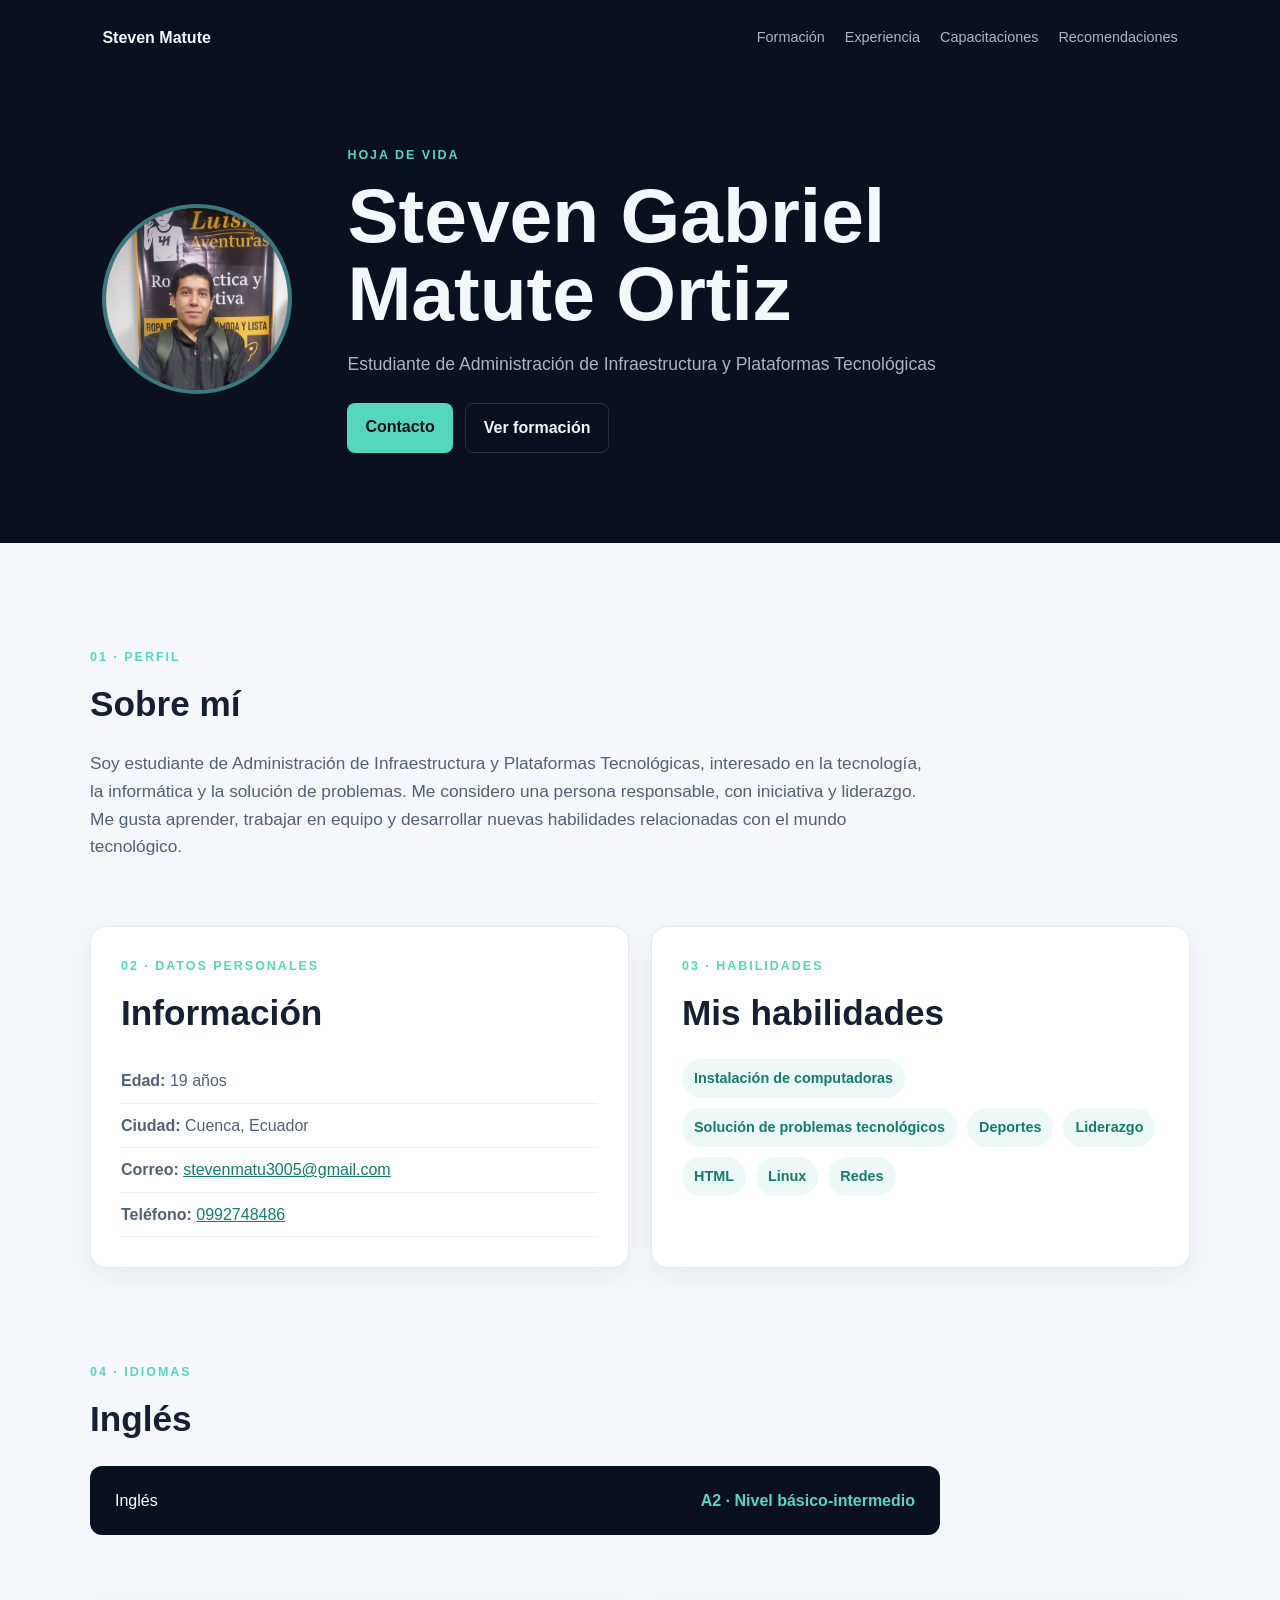
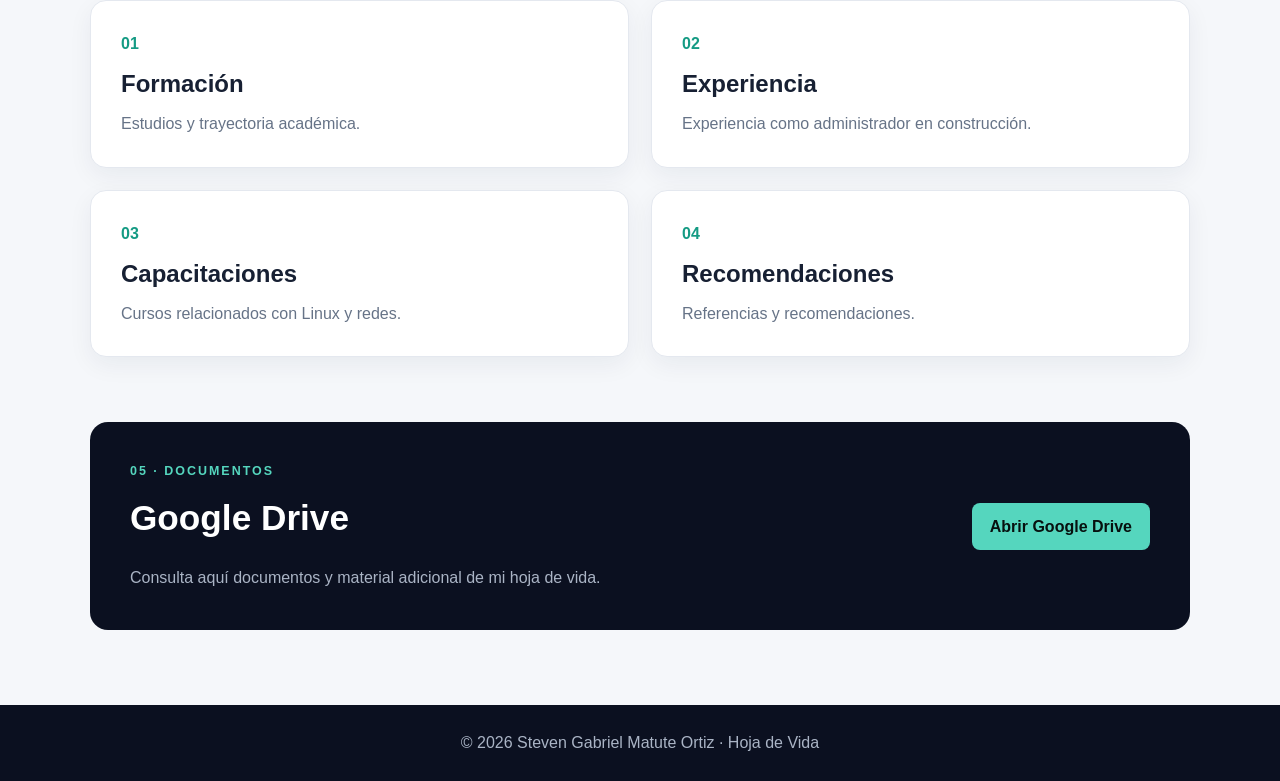
<file: index.html>
<!DOCTYPE html>
<html lang="es">
<head>
  <meta charset="UTF-8">
  <meta name="viewport" content="width=device-width, initial-scale=1.0">
  <title>Hoja de Vida | Steven Gabriel Matute Ortiz</title>
  <link rel="stylesheet" href="style.css">
</head>
<body>
  <header class="hero">
    <nav>
      <a href="index.html" class="logo">Steven Matute</a>
      <div class="nav-links">
        <a href="formacion/index.html">Formación</a>
        <a href="experiencia/index.html">Experiencia</a>
        <a href="capacitaciones/index.html">Capacitaciones</a>
        <a href="recomendaciones/index.html">Recomendaciones</a>
      </div>
    </nav>

    <div class="hero-content">
      <div class="photo">
        <img src="img/foto.jpg" alt="Foto de Steven Gabriel Matute Ortiz">
      </div>
      <div>
        <p class="eyebrow">HOJA DE VIDA</p>
        <h1>Steven Gabriel<br>Matute Ortiz</h1>
        <p class="subtitle">Estudiante de Administración de Infraestructura y Plataformas Tecnológicas</p>
        <div class="buttons">
          <a class="btn" href="#contacto">Contacto</a>
          <a class="btn btn-outline" href="formacion/index.html">Ver formación</a>
        </div>
      </div>
    </div>
  </header>

  <main>
    <section class="section" id="perfil">
      <p class="section-label">01 · PERFIL</p>
      <h2>Sobre mí</h2>
      <p class="lead">
        Soy estudiante de Administración de Infraestructura y Plataformas Tecnológicas,
        interesado en la tecnología, la informática y la solución de problemas.
        Me considero una persona responsable, con iniciativa y liderazgo.
        Me gusta aprender, trabajar en equipo y desarrollar nuevas habilidades
        relacionadas con el mundo tecnológico.
      </p>
    </section>

    <section class="grid-section">
      <div class="card">
        <p class="section-label">02 · DATOS PERSONALES</p>
        <h2>Información</h2>
        <ul class="info-list">
          <li><strong>Edad:</strong> 19 años</li>
          <li><strong>Ciudad:</strong> Cuenca, Ecuador</li>
          <li><strong>Correo:</strong> <a href="mailto:stevenmatu3005@gmail.com">stevenmatu3005@gmail.com</a></li>
          <li><strong>Teléfono:</strong> <a href="tel:+593992748486">0992748486</a></li>
        </ul>
      </div>

      <div class="card">
        <p class="section-label">03 · HABILIDADES</p>
        <h2>Mis habilidades</h2>
        <div class="tags">
          <span>Instalación de computadoras</span>
          <span>Solución de problemas tecnológicos</span>
          <span>Deportes</span>
          <span>Liderazgo</span>
          <span>HTML</span>
          <span>Linux</span>
          <span>Redes</span>
        </div>
      </div>
    </section>

    <section class="section">
      <p class="section-label">04 · IDIOMAS</p>
      <h2>Inglés</h2>
      <div class="language">
        <span>Inglés</span>
        <strong>A2 · Nivel básico-intermedio</strong>
      </div>
    </section>

    <section class="cards">
      <a class="big-card" href="formacion/index.html">
        <span>01</span>
        <h3>Formación</h3>
        <p>Estudios y trayectoria académica.</p>
      </a>
      <a class="big-card" href="experiencia/index.html">
        <span>02</span>
        <h3>Experiencia</h3>
        <p>Experiencia como administrador en construcción.</p>
      </a>
      <a class="big-card" href="capacitaciones/index.html">
        <span>03</span>
        <h3>Capacitaciones</h3>
        <p>Cursos relacionados con Linux y redes.</p>
      </a>
      <a class="big-card" href="recomendaciones/index.html">
        <span>04</span>
        <h3>Recomendaciones</h3>
        <p>Referencias y recomendaciones.</p>
      </a>
    </section>

    <section class="drive" id="contacto">
      <div>
        <p class="section-label">05 · DOCUMENTOS</p>
        <h2>Google Drive</h2>
        <p>Consulta aquí documentos y material adicional de mi hoja de vida.</p>
      </div>
      <!-- REEMPLAZA el # por tu enlace real de Google Drive -->
      <a class="btn" href="https://drive.google.com/drive/folders/1pkFcAXYyfCTlOijwa4dkMsYnEvgTaewG?usp=drive_link" target="_blank" rel="noopener">Abrir Google Drive</a>
    </section>
    
  </main>

  <footer>
    <p>© 2026 Steven Gabriel Matute Ortiz · Hoja de Vida</p>
  </footer>
</body>
</html>
</file>
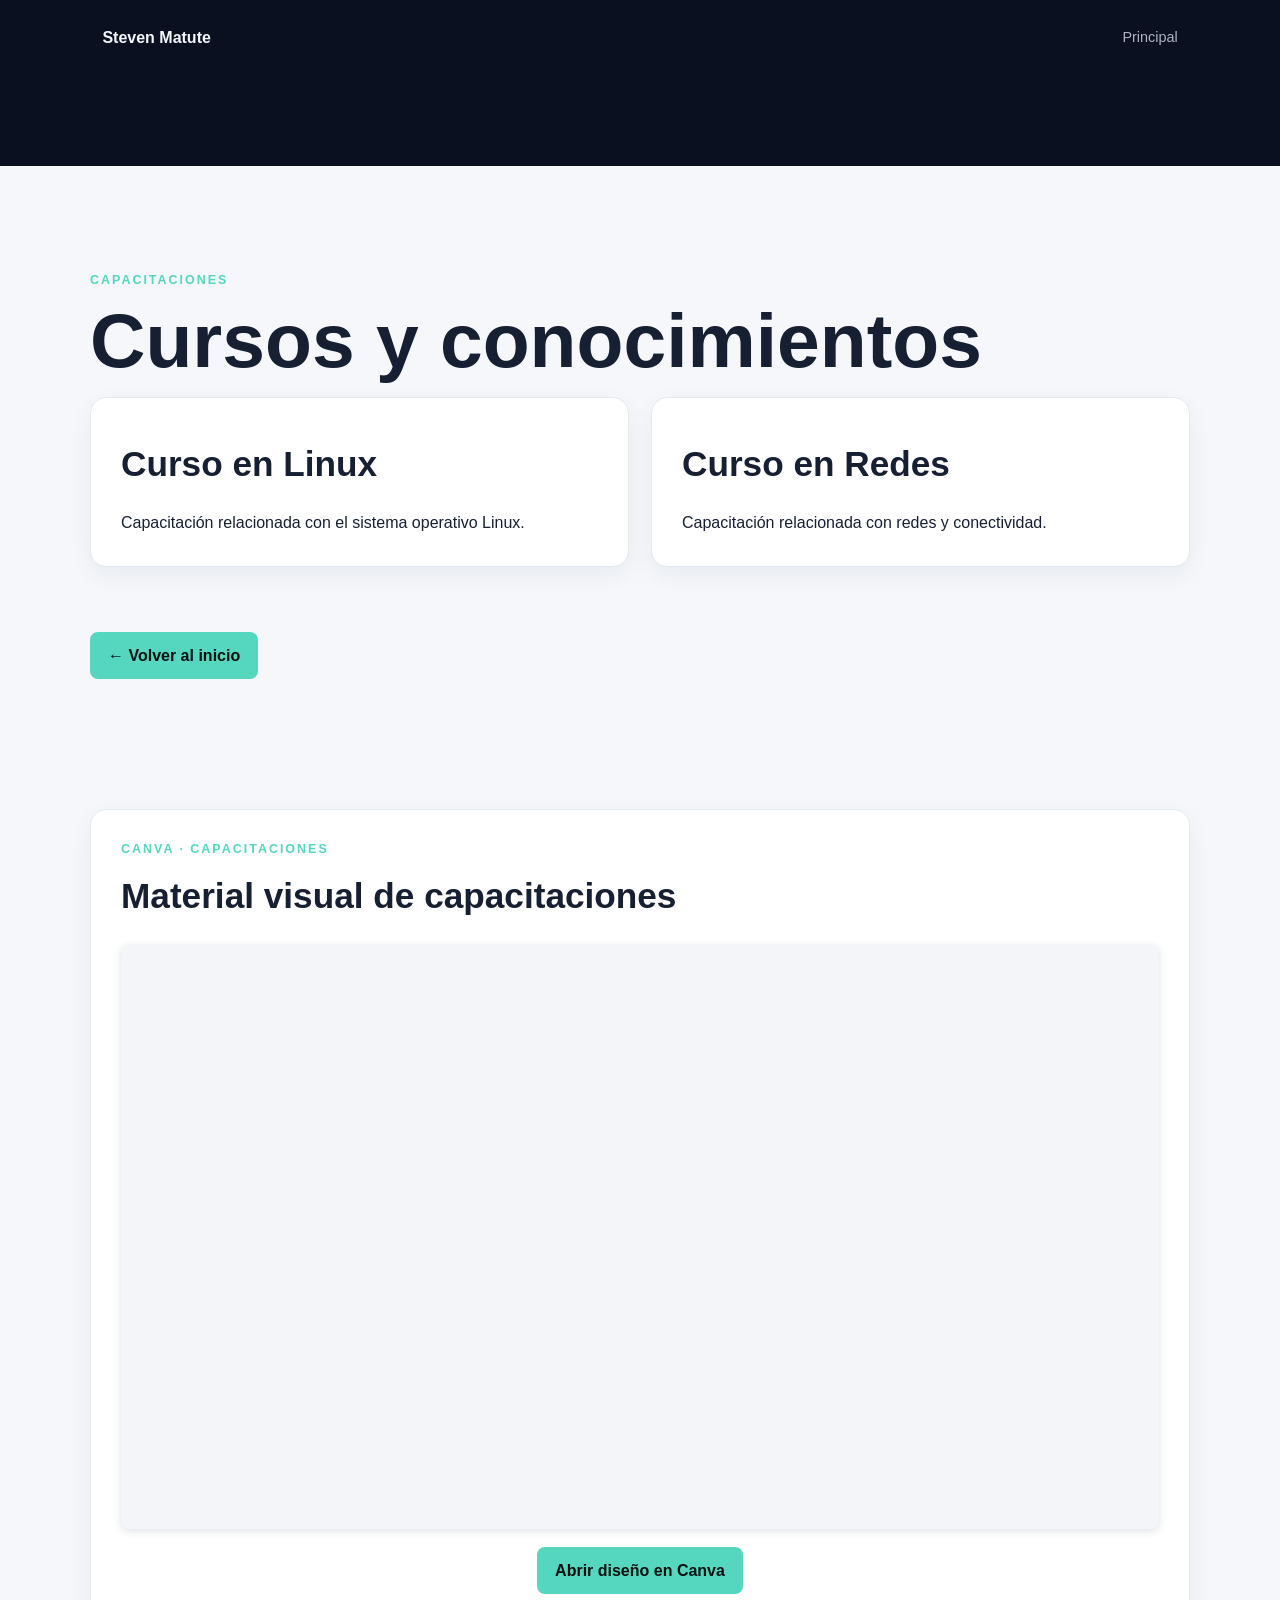
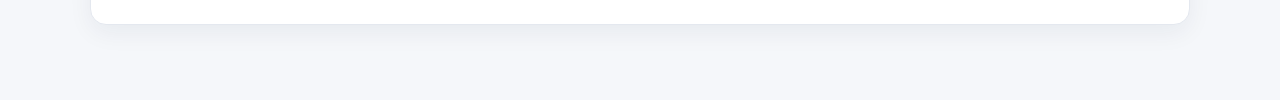
<file: capacitaciones/index.html>
<!DOCTYPE html>
<html lang="es">
<head>
  <meta charset="UTF-8">
  <meta name="viewport" content="width=device-width, initial-scale=1.0">
  <title>Capacitaciones | Steven Matute</title>
  <link rel="stylesheet" href="../style.css">
</head>

<body>

  <header class="hero">
    <nav>
      <a href="../index.html" class="logo">Steven Matute</a>

      <div class="nav-links">
        <a href="../index.html">Principal</a>
      </div>
    </nav>
  </header>

  <main>

    <!-- CAPACITACIONES -->
    <section class="section">
      <p class="section-label">CAPACITACIONES</p>
      <h1>Cursos y conocimientos</h1>

      <div class="cards">

        <div class="card">
          <h2>Curso en Linux</h2>
          <p>Capacitación relacionada con el sistema operativo Linux.</p>
        </div>

        <div class="card">
          <h2>Curso en Redes</h2>
          <p>Capacitación relacionada con redes y conectividad.</p>
        </div>

      </div>

      <a class="btn" href="../index.html">← Volver al inicio</a>
    </section>


    <!-- CANVA -->
    <section class="canva-section">

      <p class="section-label">CANVA · CAPACITACIONES</p>

      <h2>Material visual de capacitaciones</h2>

      <div class="canva-embed">
        <iframe
          loading="lazy"
          src="https://www.canva.com/design/DAHWIrRRQtY/K_RYHbCSHCaCBjHRSDvRPg/view?embed"
          allowfullscreen="allowfullscreen"
          allow="fullscreen"
          title="Diseño de capacitaciones de Steven Gabriel Matute Ortiz">
        </iframe>
      </div>

      <div style="text-align: center; margin-top: 15px;">
        <a
          class="btn"
          href="https://www.canva.com/design/DAHWIrRRQtY/K_RYHbCSHCaCBjHRSDvRPg/view?utm_content=DAHWIrRRQtY&utm_campaign=designshare&utm_medium=embeds&utm_source=link"
          target="_blank"
          rel="noopener">
          Abrir diseño en Canva
        </a>
      </div>

    </section>

  </main>

</body>
</html>
</file>
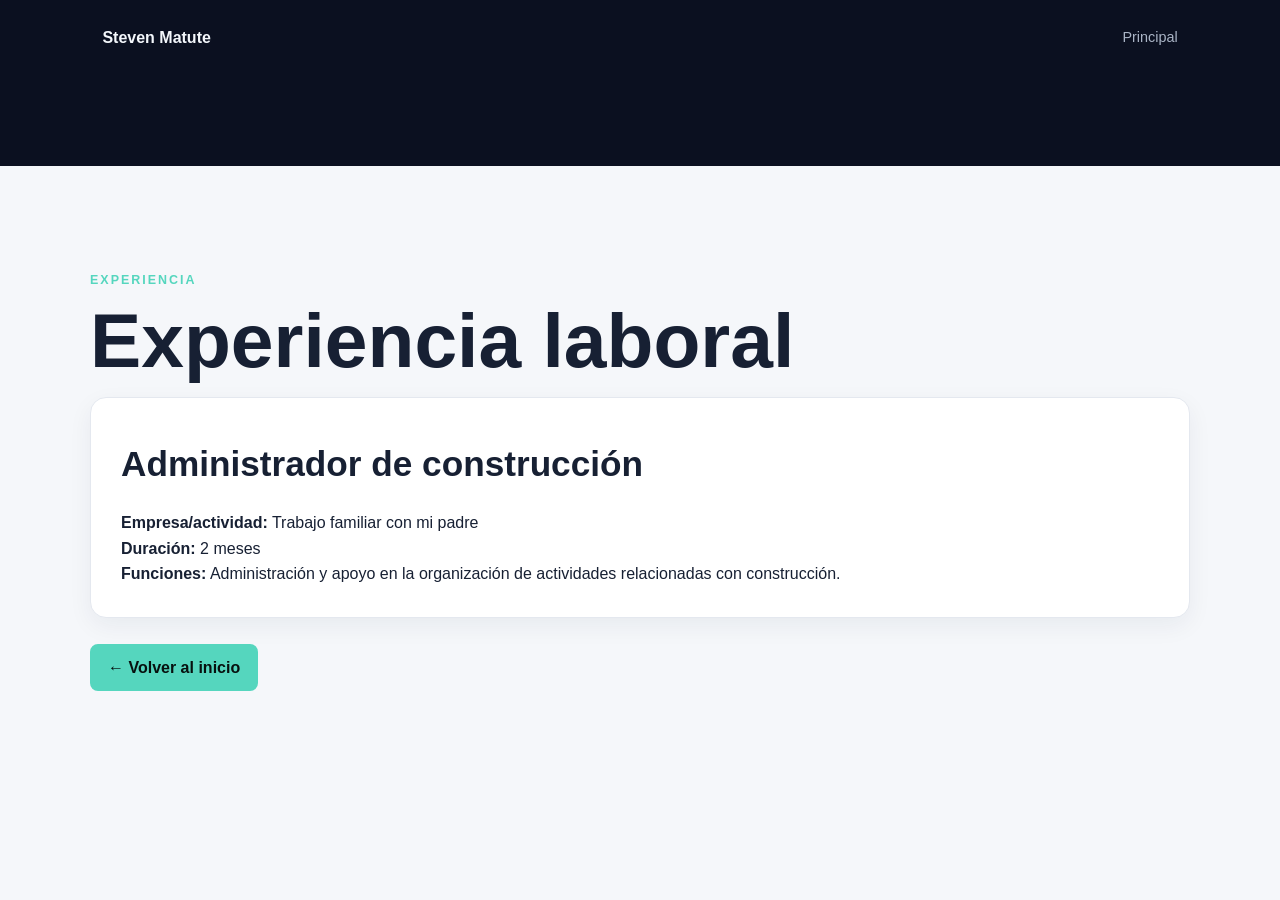
<file: experiencia/index.html>
<!DOCTYPE html>
<html lang="es"><head><meta charset="UTF-8"><meta name="viewport" content="width=device-width, initial-scale=1.0">
<title>Experiencia | Steven Matute</title><link rel="stylesheet" href="../style.css"></head>
<body><header class="hero"><nav><a href="../index.html" class="logo">Steven Matute</a><div class="nav-links"><a href="../index.html">Principal</a></div></nav></header>
<main><section class="section"><p class="section-label">EXPERIENCIA</p><h1>Experiencia laboral</h1>
<div class="card"><h2>Administrador de construcción</h2><p><strong>Empresa/actividad:</strong> Trabajo familiar con mi padre</p><p><strong>Duración:</strong> 2 meses</p><p><strong>Funciones:</strong> Administración y apoyo en la organización de actividades relacionadas con construcción.</p></div>
<br><a class="btn" href="../index.html">← Volver al inicio</a></section></main></body></html>
</file>
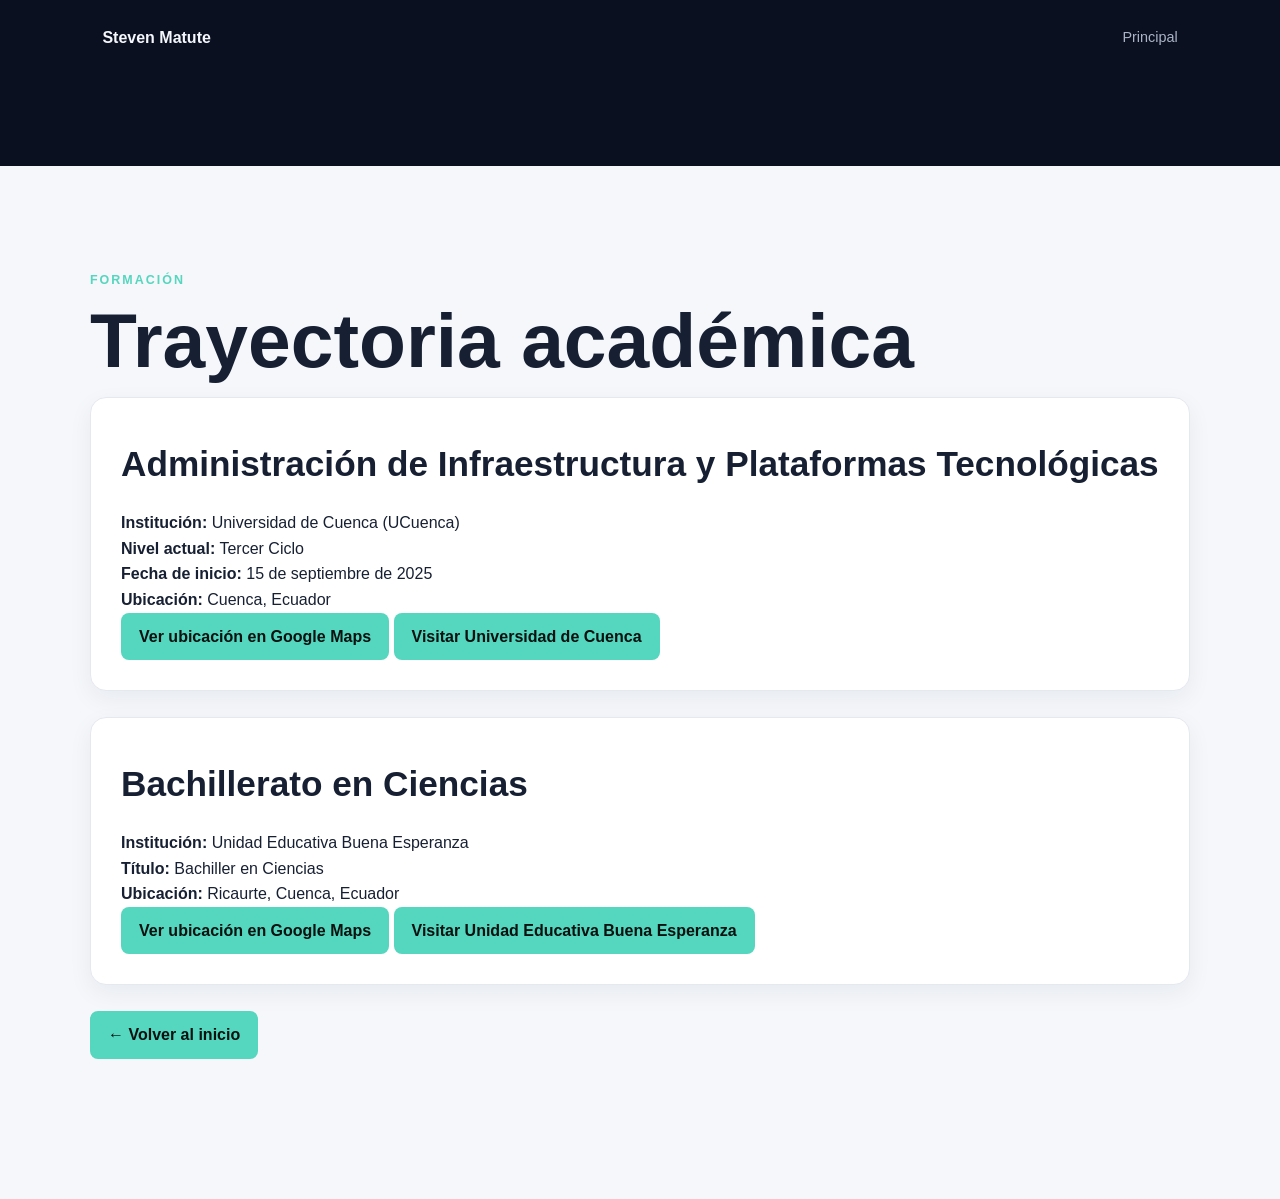
<file: formacion/index.html>
<!DOCTYPE html>
<html lang="es">
<head>
  <meta charset="UTF-8">
  <meta name="viewport" content="width=device-width, initial-scale=1.0">
  <title>Formación | Steven Matute</title>
  <link rel="stylesheet" href="../style.css">
</head>
<body>
  <header class="hero">
    <nav>
      <a href="../index.html" class="logo">Steven Matute</a>
      <div class="nav-links">
        <a href="../index.html">Principal</a>
      </div>
    </nav>
  </header>

  <main>
    <section class="section">
      <p class="section-label">FORMACIÓN</p>
      <h1>Trayectoria académica</h1>

      <div class="card">
        <h2>Administración de Infraestructura y Plataformas Tecnológicas</h2>
        <p><strong>Institución:</strong> Universidad de Cuenca (UCuenca)</p>
        <p><strong>Nivel actual:</strong> Tercer Ciclo</p>
        <p><strong>Fecha de inicio:</strong> 15 de septiembre de 2025</p>
        <p><strong>Ubicación:</strong> Cuenca, Ecuador</p>
        <a class="btn" href="https://www.google.com/maps/search/?api=1&query=UCuencaTec+Unidad+Acad%C3%A9mica+Salvador+Allende+Cuenca+Ecuador" target="_blank" rel="noopener">Ver ubicación en Google Maps</a>
        <a class="btn" href="https://www.ucuenca.edu.ec/" target="_blank" rel="noopener">
  Visitar Universidad de Cuenca
</a>
      </div>

      <br>

      <div class="card">
        <h2>Bachillerato en Ciencias</h2>
        <p><strong>Institución:</strong> Unidad Educativa Buena Esperanza</p>
        <p><strong>Título:</strong> Bachiller en Ciencias</p>
        <p><strong>Ubicación:</strong> Ricaurte, Cuenca, Ecuador</p>
        <a class="btn" href="https://www.google.com/maps/search/?api=1&query=Unidad+Educativa+Buena+Esperanza+Ricaurte+Cuenca+Ecuador" target="_blank" rel="noopener">Ver ubicación en Google Maps</a>
      <a class="btn" href="https://www.uebuenaesperanza.edu.ec/" target="_blank" rel="noopener">
  Visitar Unidad Educativa Buena Esperanza
</a>
      </div>

      <br>
      <a class="btn" href="../index.html">← Volver al inicio</a>
    </section>
  </main>
</body>
</html>
</file>
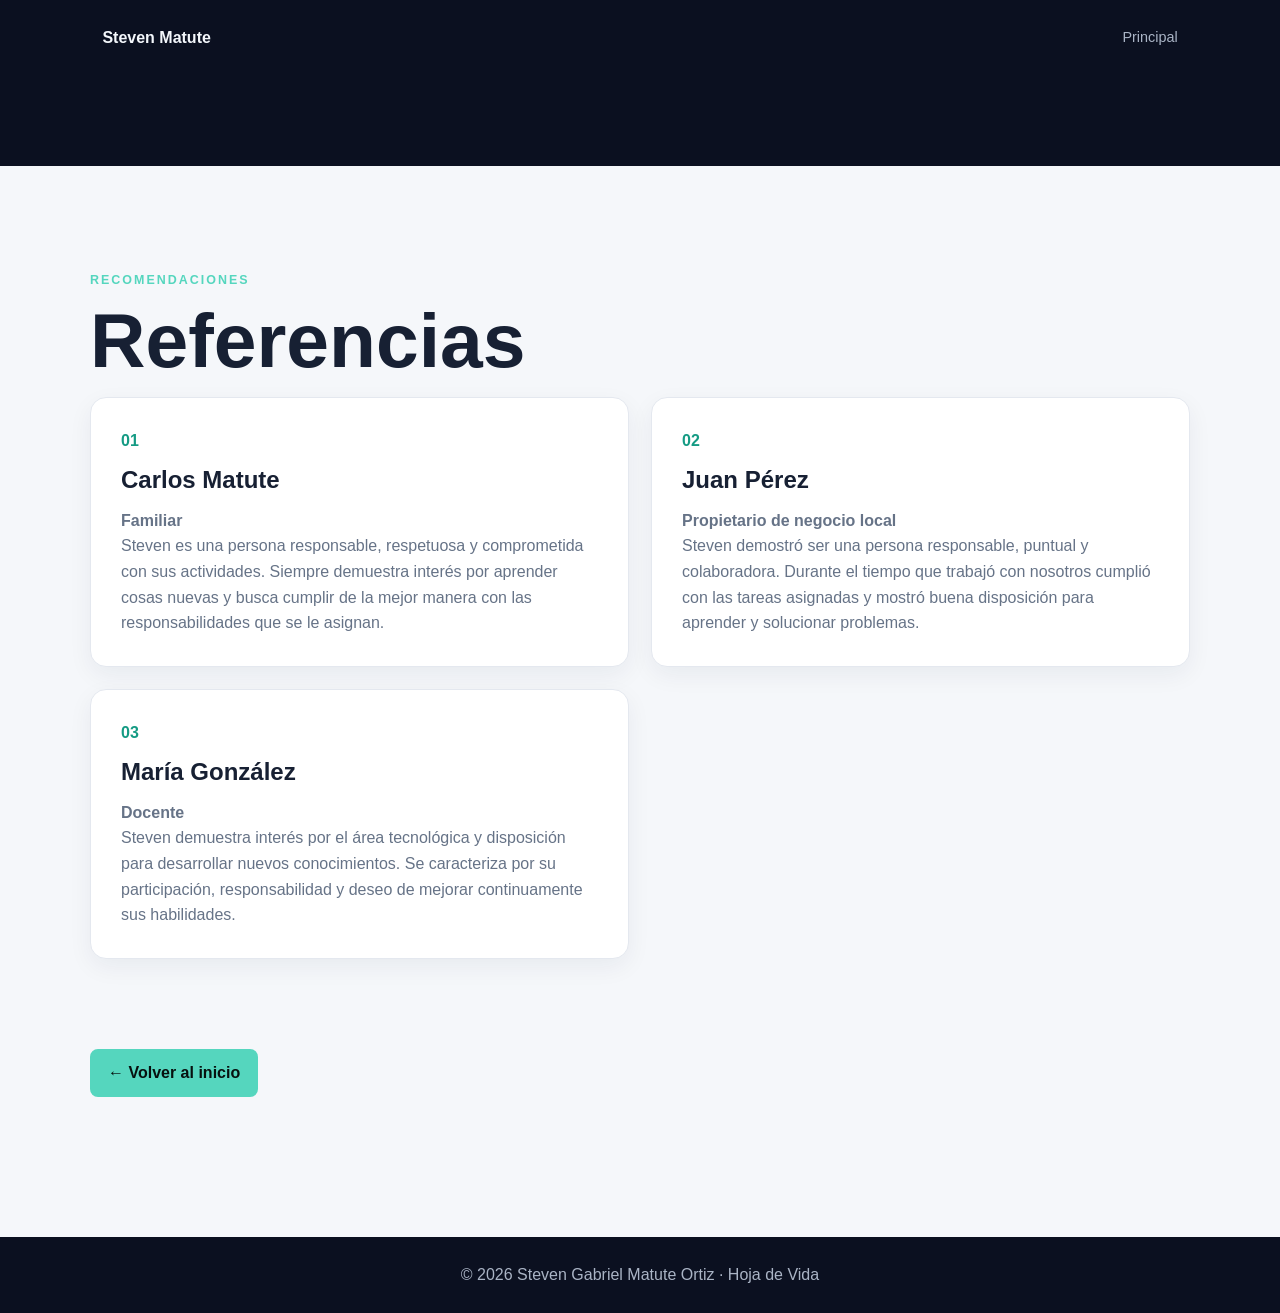
<file: recomendaciones/index.html>
<!DOCTYPE html>
<html lang="es">
<head>
  <meta charset="UTF-8">
  <meta name="viewport" content="width=device-width, initial-scale=1.0">
  <title>Recomendaciones | Steven Matute</title>
  <link rel="stylesheet" href="../style.css">
</head>

<body>

<header class="hero">
  <nav>
    <a href="../index.html" class="logo">Steven Matute</a>

    <div class="nav-links">
      <a href="../index.html">Principal</a>
    </div>
  </nav>
</header>

<main>

  <section class="section">
    <p class="section-label">RECOMENDACIONES</p>
    <h1>Referencias</h1>

    <div class="cards">

      <div class="big-card">
        <span>01</span>
        <h3>Carlos Matute</h3>
        <p><strong>Familiar</strong></p>
        <p>
          Steven es una persona responsable, respetuosa y comprometida
          con sus actividades. Siempre demuestra interés por aprender
          cosas nuevas y busca cumplir de la mejor manera con las
          responsabilidades que se le asignan.
        </p>
      </div>

      <div class="big-card">
        <span>02</span>
        <h3>Juan Pérez</h3>
        <p><strong>Propietario de negocio local</strong></p>
        <p>
          Steven demostró ser una persona responsable, puntual y
          colaboradora. Durante el tiempo que trabajó con nosotros
          cumplió con las tareas asignadas y mostró buena disposición
          para aprender y solucionar problemas.
        </p>
      </div>

      <div class="big-card">
        <span>03</span>
        <h3>María González</h3>
        <p><strong>Docente</strong></p>
        <p>
          Steven demuestra interés por el área tecnológica y disposición
          para desarrollar nuevos conocimientos. Se caracteriza por su
          participación, responsabilidad y deseo de mejorar continuamente
          sus habilidades.
        </p>
      </div>

    </div>

    <br>

    <a class="btn" href="../index.html">← Volver al inicio</a>

  </section>

</main>

<footer>
  <p>© 2026 Steven Gabriel Matute Ortiz · Hoja de Vida</p>
</footer>

</body>
</html>
</file>
<file: style.css>
* { box-sizing: border-box; margin: 0; padding: 0; }
:root {
  --bg: #0b1020;
  --card: #121a2d;
  --text: #f4f7fb;
  --muted: #aab4c5;
  --accent: #55d6be;
  --line: rgba(255,255,255,.12);
}
body {
  font-family: Arial, Helvetica, sans-serif;
  background: #f5f7fa;
  color: #172033;
  line-height: 1.6;
}
.hero {
  background: var(--bg);
  color: var(--text);
  padding: 0 8% 90px;
}
nav {
  max-width: 1150px;
  margin: auto;
  padding: 25px 0;
  display: flex;
  justify-content: space-between;
  align-items: center;
  gap: 20px;
}
.logo { color: var(--text); text-decoration: none; font-weight: 800; }
.nav-links { display: flex; gap: 20px; flex-wrap: wrap; }
.nav-links a { color: var(--muted); text-decoration: none; font-size: .9rem; }
.nav-links a:hover { color: var(--accent); }
.hero-content {
  max-width: 1150px; margin: 70px auto 0;
  display: flex; align-items: center; gap: 55px;
}
.photo {
  width: 190px; height: 190px; flex: 0 0 190px;
  border-radius: 50%; overflow: hidden;
  background: #24304a; border: 4px solid rgba(85,214,190,.45);
  display: grid; place-items: center;
}
.photo img { width: 100%; height: 100%; object-fit: cover; }
.photo-placeholder { color: var(--accent); font-size: 3.5rem; font-weight: 800; }
.eyebrow, .section-label { color: var(--accent); letter-spacing: 2px; font-size: .78rem; font-weight: 800; }
h1 { font-size: clamp(2.5rem, 6vw, 5rem); line-height: 1.02; margin: 10px 0 18px; }
.subtitle { color: var(--muted); max-width: 700px; font-size: 1.1rem; }
.buttons { display: flex; gap: 12px; margin-top: 25px; flex-wrap: wrap; }
.btn {
  display: inline-block; background: var(--accent); color: #07110f;
  padding: 11px 18px; border-radius: 8px; text-decoration: none; font-weight: 800;
}
.btn-outline { background: transparent; color: var(--text); border: 1px solid var(--line); }
main { max-width: 1150px; margin: auto; padding: 75px 25px; }
.section { padding: 30px 0 65px; }
h2 { font-size: 2.2rem; margin: 8px 0 18px; }
.lead { max-width: 850px; color: #536174; font-size: 1.08rem; }
.grid-section, .cards { display: grid; grid-template-columns: repeat(2, 1fr); gap: 22px; margin-bottom: 65px; }
.card, .big-card {
  background: white; border: 1px solid #e4e8ef; border-radius: 16px; padding: 30px;
  box-shadow: 0 8px 25px rgba(20,35,60,.06);
}
.info-list { list-style: none; color: #536174; }
.info-list li { padding: 9px 0; border-bottom: 1px solid #edf0f4; }
.info-list a { color: #167c6b; }
.tags { display: flex; flex-wrap: wrap; gap: 10px; }
.tags span {
  background: #edf9f6; color: #167c6b; padding: 8px 12px; border-radius: 30px;
  font-size: .9rem; font-weight: 700;
}
.language {
  background: var(--bg); color: white; padding: 22px 25px; border-radius: 12px;
  display: flex; justify-content: space-between; gap: 20px; max-width: 850px;
}
.language strong { color: var(--accent); }
.big-card { text-decoration: none; color: #172033; transition: .2s; }
.big-card:hover { transform: translateY(-4px); border-color: var(--accent); }
.big-card span { color: #159b84; font-weight: 800; }
.big-card h3 { font-size: 1.5rem; margin: 8px 0; }
.big-card p { color: #667387; }
.drive {
  background: var(--bg); color: white; border-radius: 18px; padding: 40px;
  display: flex; justify-content: space-between; align-items: center; gap: 25px;
}
.drive p:not(.section-label) { color: var(--muted); }
footer { background: var(--bg); color: var(--muted); text-align: center; padding: 25px; }
@media (max-width: 750px) {
  .hero { padding: 0 6% 60px; }
  nav, .hero-content { flex-direction: column; align-items: flex-start; }
  .hero-content { margin-top: 40px; }
  .grid-section, .cards { grid-template-columns: 1fr; }
  .language, .drive { flex-direction: column; align-items: flex-start; }
}

.canva-box {
  margin-top: 22px;
  background: white;
  border: 1px solid #e4e8ef;
  border-radius: 16px;
  padding: 30px;
  box-shadow: 0 8px 25px rgba(20,35,60,.06);
}
.canva-box p:not(.section-label) { color: #667387; margin-bottom: 18px; }

.canva-section { margin-top: 65px; background: white; border: 1px solid #e4e8ef; border-radius: 16px; padding: 30px; box-shadow: 0 8px 25px rgba(20,35,60,.06); }
.canva-intro { color: #667387; margin-bottom: 18px; }
.canva-embed {
  position: relative;
  width: 100%;
  height: 0;
  padding-top: 56.25%;
  margin: 20px 0 18px;
  overflow: hidden;
  border-radius: 8px;
  box-shadow: 0 2px 8px rgba(63,69,81,.16);
  background: #f3f5f8;
}
.canva-embed iframe { position: absolute; width: 100%; height: 100%; top: 0; left: 0; border: none; padding: 0; margin: 0; }
</file>
